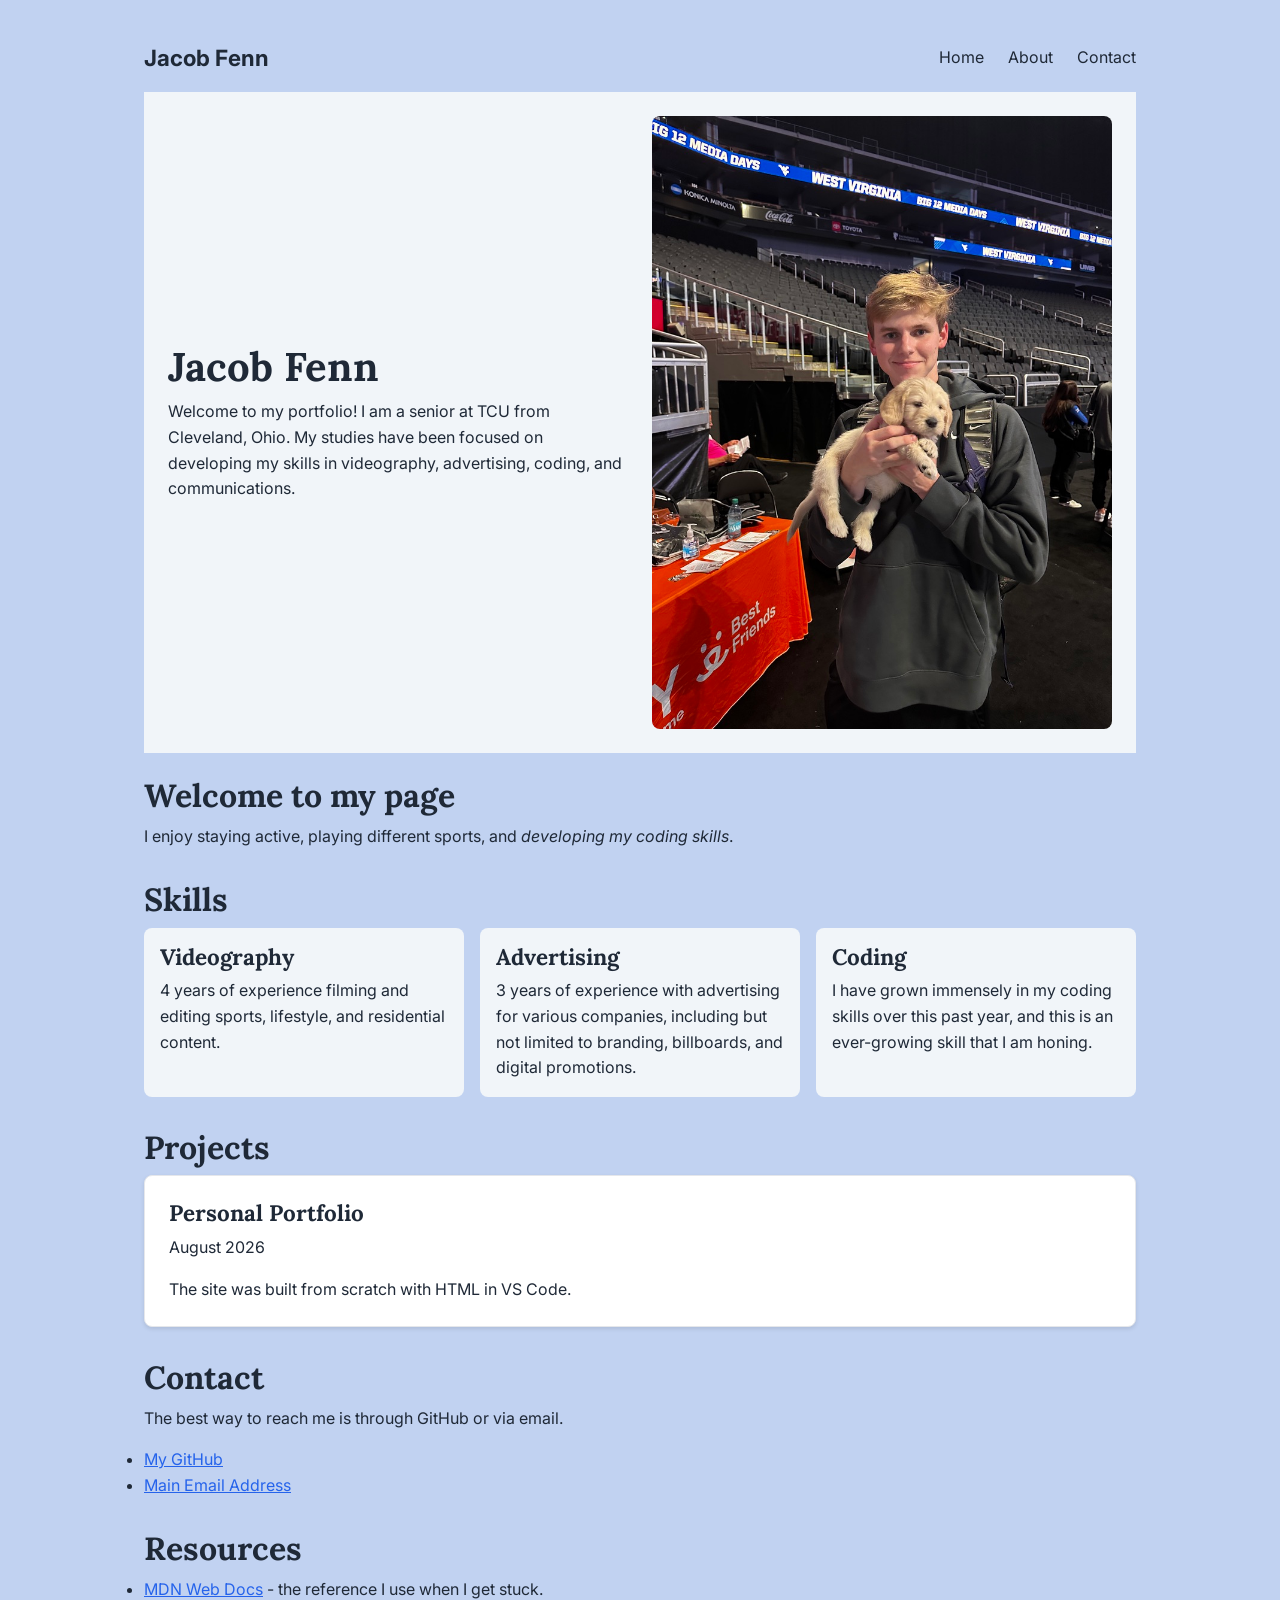
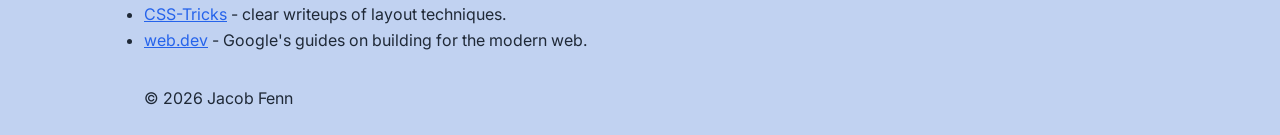
<file: index.html>
<!DOCTYPE html>
<html lang="en">
<head>
    <meta charset="UTF-8">

    <meta name="viewport" content="width=device-width, initial-scale=2.0">

    <title>Jacob Fenn | Home</title>

    <link rel="stylesheet" href="css/styles.css">

</head>
<body>
    <nav class="nav-container">

        <a href="index.html" class="logo">Jacob Fenn</a>

        <div class="nav-links">
            <a href="index.html">Home</a>
            <a href="about.html">About</a>
            <a href="index.html#contact">Contact</a>




        </div>



    </nav>

    <header>
        <div class="header-text">
            <h1>Jacob Fenn</h1>

            <p>Welcome to my portfolio! I am a senior at TCU from Cleveland, Ohio. My studies have been focused on developing my skills in videography, advertising, coding, and communications.</p>
        </div>
        <div class="header-pic">


            <img src="images/jacob-with-dog.jpeg" alt="Portrait of Jacob Fenn">


        </div>



    </header>

    <main>
        <section>
            <h2 id="about">Welcome to my page</h2>
            <p>
                I enjoy staying active, playing different sports, and <em>developing
                my coding skills</em>.
            </p>



        </section>

        <section id="skills">


            <h2>Skills</h2>
            <ul class="skills-grid">


                <li class="skill-card">
                    <h3>Videography</h3>
                    <p>4 years of experience filming and editing sports, lifestyle, and residential content.</p>
                </li>
                <li class="skill-card">
                    <h3>Advertising</h3>
                    <p>3 years of experience with advertising for various companies, including but not limited to branding, billboards, and digital promotions.</p>
                </li>




                <li class="skill-card">
                    <h3>Coding</h3>
                    <p>I have grown immensely in my coding skills over this past year, and this is an ever-growing skill that I am honing.</p>




                </li>
            </ul>

        </section>

        <section id="projects">

            <h2>Projects</h2>

            <ul class="project-list">

                <li class="project-card featured">


                    <h3>Personal Portfolio</h3>

                    <p><time datetime="2026-08">August 2026</time></p>


                    <p>The site was built from scratch with HTML in VS Code.</p>



                </li>
            </ul>










        </section>

        <section id="contact">

            <h2>Contact</h2>


            <p>The best way to reach me is through GitHub or via email.</p>
            <ul>
                <li><a href="https://github.com/jacobfenn" target="_blank" rel="noopener">My GitHub</a></li>
                <li><a href="mailto:j.fenn@tcu.edu">Main Email Address</a></li>
            </ul>

        </section>
    </main>

    <aside id="resources">
        <h2>Resources</h2>
        <ul>

            <li><a href="https://developer.mozilla.org/" target="_blank" rel="noopener">MDN Web Docs</a> - the reference I use when I get stuck.</li>
            <li><a href="https://css-tricks.com/" target="_blank" rel="noopener">CSS-Tricks</a> - clear writeups of layout techniques.</li>
            <li><a href="https://web.dev/" target="_blank" rel="noopener">web.dev</a> - Google's guides on building for the modern web.</li>
       
        </ul>
    </aside>


    <footer>
        
        <p>&copy; 2026 Jacob Fenn</p>


    </footer>


</body>
</html>
</file>
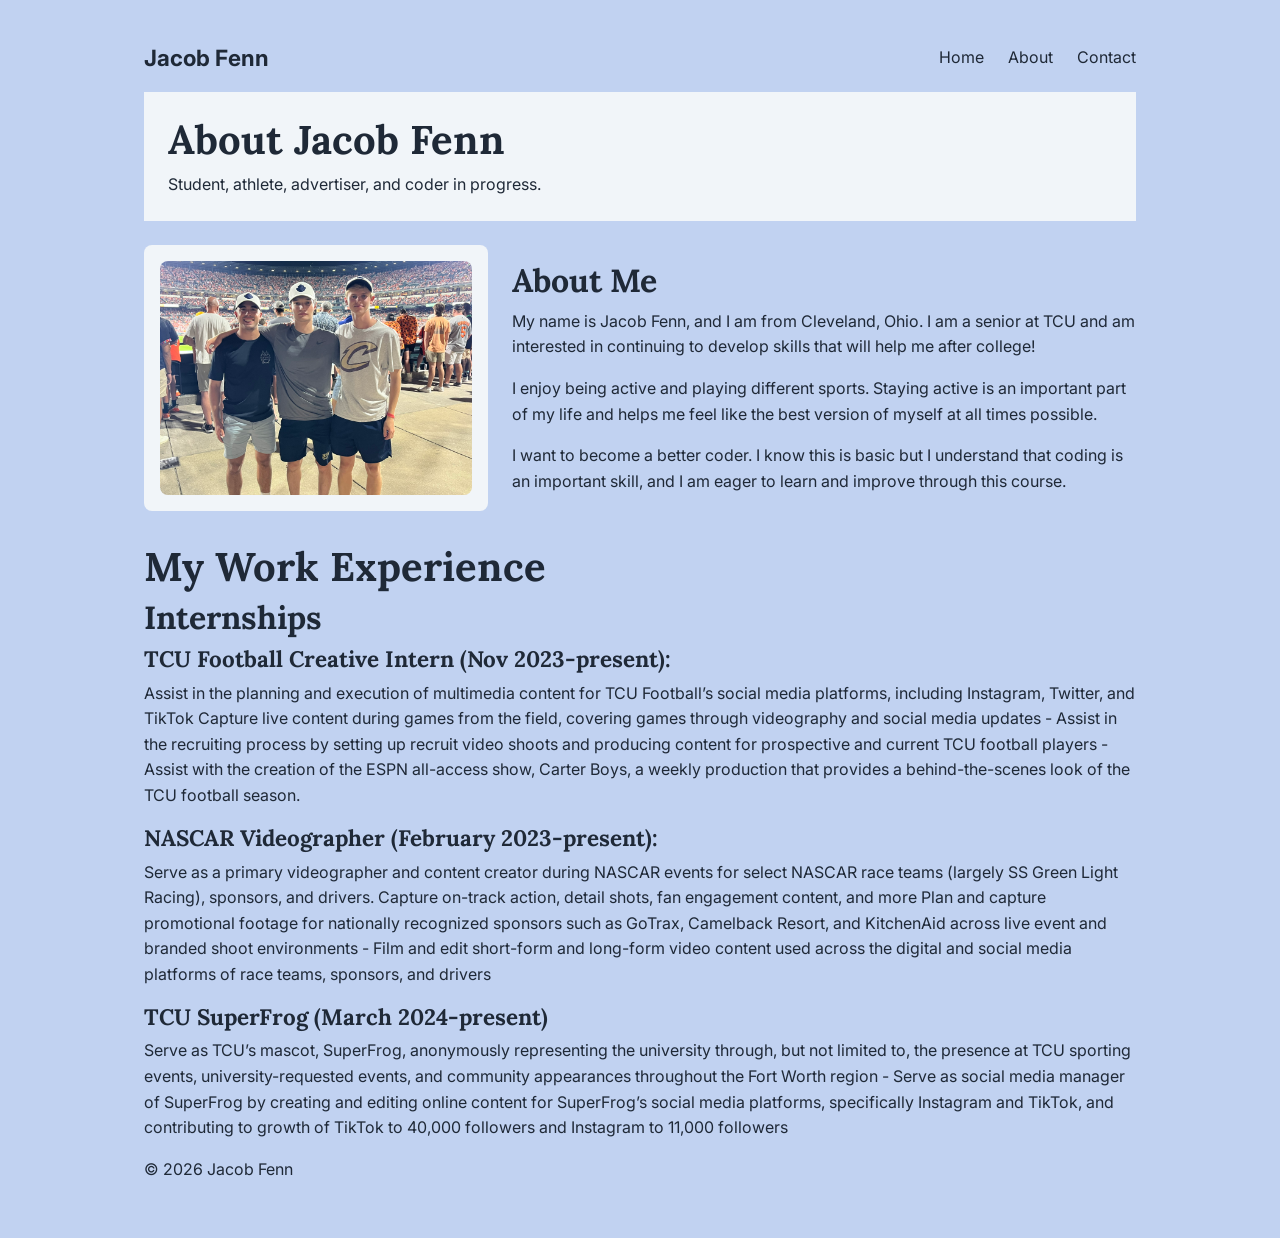
<file: about.html>
<!DOCTYPE html>
<html lang="en">
<head>
    <meta charset="UTF-8">
    <meta name="viewport" content="width=device-width, initial-scale=1.0">
    <title>Jacob Fenn | About</title>
    <link rel="stylesheet" href="css/styles.css">




</head>

<body>
    <nav class="nav-container">
        <a href="index.html" class="logo">Jacob Fenn</a>
        <div class="nav-links">
            <a href="index.html">Home</a>
            <a href="about.html">About</a>
            <a href="index.html#contact">Contact</a>
        </div>
    </nav>

    <header>

        <div class="header-text">
            <h1>About Jacob Fenn</h1>
            <p>Student, athlete, advertiser, and coder in progress.</p>
        </div>



    </header>

    <main>
        <section class="about">
            <div class="about-image">
                <img src="images/Jacob-Frank-Rob.jpeg" alt="Jacob Fenn with friends at a stadium">
            </div>
            <div class="about-text">
                <h2 id="about">About Me</h2>
                <p>
                    My name is Jacob Fenn, and I am from Cleveland, Ohio. I am a
                    senior at TCU and am interested in continuing to develop skills
                    that will help me after college!
                </p>
                <p>
                    I enjoy being active and playing different sports. Staying active
                    is an important part of my life and helps me feel like the best version of myself at all times possible.
                </p>
                <p>
                    I want to become a better coder. I know this is basic but I understand that coding is an
                    important skill, and I am eager to learn and improve through this course.

                </p>
            </div>

        </section>
        
<main>
    <section>
        <h1>My Work Experience</h1>
        <h2>Internships</h2>
        <h3> TCU Football Creative Intern (Nov 2023-present): </h3>
            <p>Assist in the planning and execution of multimedia content for TCU Football’s social media platforms, including Instagram, Twitter, and TikTok
Capture live content during games from the field, covering games through videography and social media updates - Assist in the recruiting process by setting up recruit video shoots and producing content for prospective and current TCU football players - Assist with the creation of the ESPN all-access show, Carter Boys, a weekly production that provides a behind-the-scenes look of the TCU football season.
</p>
                 <img >
        <h3> NASCAR Videographer (February 2023-present):</h3>
            <p>Serve as a primary videographer and content creator during NASCAR events for select NASCAR race teams (largely SS Green Light Racing), sponsors, and drivers. Capture on-track action, detail shots, fan engagement content, and more
Plan and capture promotional footage for nationally recognized sponsors such as GoTrax, Camelback Resort, and KitchenAid across live event and branded shoot environments - Film and edit short-form and long-form video content used across the digital and social media platforms of race teams, sponsors, and drivers
</p>
                <img >
        <h3> TCU SuperFrog (March 2024-present)</h3>
            <p>Serve as TCU’s mascot, SuperFrog, anonymously representing the university through, but not limited to, the presence at TCU sporting events,  university-requested events, and community appearances throughout the Fort Worth region - Serve as social media manager of SuperFrog by creating and editing online content for SuperFrog’s social media platforms, specifically Instagram and TikTok, and contributing to growth of TikTok to 40,000 followers and Instagram to 11,000 followers
</p>
                 <img>
        

    <footer>
        <p>&copy; 2026 Jacob Fenn</p>
    </footer>





</body>
</html>
</file>
<file: css/styles.css>
@import url('https://fonts.googleapis.com/css2?family=Inter:wght@400;600&family=Lora:wght@400;700&display=swap');



/* ==========================
   1. RESET
   ========================== */
*,
*::before,
*::after {
    box-sizing: border-box;
    margin: 0;
    padding: 0;
}

img {
    max-width: 100%;
    height: auto;
    display: block;
}

/* ==========================
   2. DESIGN TOKENS
   ========================== */
:root {
    --page-width: 64rem;
    --reading-width: 70ch;
    --font-stack: 'Inter', system-ui, -apple-system,sans-serif; /*changed value*/
    --font-serif: 'Lora', Georgia, serif; /* new token */
    --color-bg: #c1d2f1;
    --color-surface: #ffffff;
    --color-surface-alt: #f1f5f9;
    --color-text: #1f2937;
    --color-accent: #2563eb;
    --color-muted: #6b7280;
    --space-sm: 0.5rem;
    --space-md: 1rem;
    --space-lg: 1.5rem;
    --space-xl: 2rem;
    --text-base: 1rem;
    --leading-body: 1.6;
    --text-h1: 2.5rem;
    --text-h2: 2rem;
    --text-h3: 1.4rem;
    --leading-heading: 1.2;
    --radius-md: 8px;

    --color-border: #e5e7eb;
    --shadow-sm: 0 2px 4px rgba(0, 0, 0, 0.1);
}

/* ==========================
   3. BASE ELEMENT STYLES
   ========================== */
body {
    background-color: var(--color-bg);
    color: var(--color-text);
    font-family: var(--font-stack);
    font-size: var(--text-base);
    line-height: var(--leading-body);
}
    h1, h2, h3 {
    font-family: var(--font-serif);
    line-height: var(--leading-heading);
    }
a:focus-visible {
    outline: 2px solid var(--color-accent);
    outline-offset: 2px;

}



h1 { font-size: var(--text-h1); line-height: var(--leading-heading); }
h2 { font-size: var(--text-h2); line-height: var(--leading-heading); }
h3 { font-size: var(--text-h3); line-height: var(--leading-heading); }

h1, h2, h3 { margin-bottom: var(--space-sm); }
p { margin-bottom: var(--space-md); }
p:last-child { margin-bottom: 0; }

a { color: var(--color-accent); }

/* ==========================
   4. LAYOUT
   Breakpoints used in this file:
     768px  — tablet and larger
   (CSS variables cannot be used inside @media conditions,
    so breakpoints are documented here instead of tokenized.)
   ========================== */
body {
    max-width: var(--page-width);
    margin: 0 auto;
    padding: var(--space-lg) var(--space-md);
}

header {
    display: flex;
    align-items: center;
    gap: var(--space-lg);
    padding: var(--space-lg);
    background-color: var(--color-surface-alt);
    margin-bottom: var(--space-lg);
    flex-wrap: wrap;
}

.header-text {
    flex: 1;
    min-width: 16rem;
}

.header-pic {
    flex: 1;
    background-color: var(--color-surface);
    min-height: 18rem;
    min-width: 16rem;
    border-radius: var(--radius-md);
    display: flex;
    align-items: center;
    justify-content: center;
    color: var(--color-muted);
}

.header-pic img {
    width: 100%;
    height: 100%;
    object-fit: cover;
    border-radius: var(--radius-md);
}

nav {
    padding: var(--space-md) 0;
}

.nav-container {
    display: flex;
    justify-content: space-between;
    align-items: center;
    flex-wrap: wrap;
    gap: var(--space-md);
}

.nav-links {
    display: flex;
    gap: var(--space-lg);
}

.logo {
    font-size: var(--text-h3);
    font-weight: bold;
    color: var(--color-text);
    text-decoration: none;
}

nav a {
    color: var(--color-text);
    text-decoration: none;
}

nav a:hover { color: var(--color-accent); }

section, aside { margin-bottom: var(--space-xl); }

.skills-grid {
    list-style: none;
    padding-left: 0;
    display: grid;
    grid-template-columns: repeat(auto-fit, minmax(12rem, 1fr));
    gap: var(--space-md);
}

.skill-card {
    padding: var(--space-md);
    background-color: var(--color-surface-alt);
    border-radius: var(--radius-md);
}

.about {
    display: flex;
    flex-wrap: wrap;
    align-items: center;
    gap: var(--space-lg);
}

.about-image {
    flex: 1;
    min-width: 16rem;
    background-color: var(--color-surface-alt);
    border-radius: var(--radius-md);
    padding: var(--space-md);
    display: flex;
    align-items: center;
    justify-content: center;
    min-height: 14rem;
}

.about-image img {
    width: 100%;
    border-radius: var(--radius-md);
}

.about-text {
    flex: 2;
    min-width: 16rem;
    max-width: var(--reading-width);
}

.project-list {
    list-style: none;
    padding-left: 0;
    display: grid;
    grid-template-columns: 1fr;
    gap: var(--space-lg);
}

.project-card {
    padding: var(--space-lg);
    background-color: var(--color-surface);
    border: 1px solid var(--color-border);
    border-radius: var(--radius-md);
    box-shadow: var(--shadow-sm);
}

@media (min-width: 768px) {
    .project-list { grid-template-columns: 1fr 1fr; }
    .project-card.featured { grid-column: span 2; }
}
</file>
